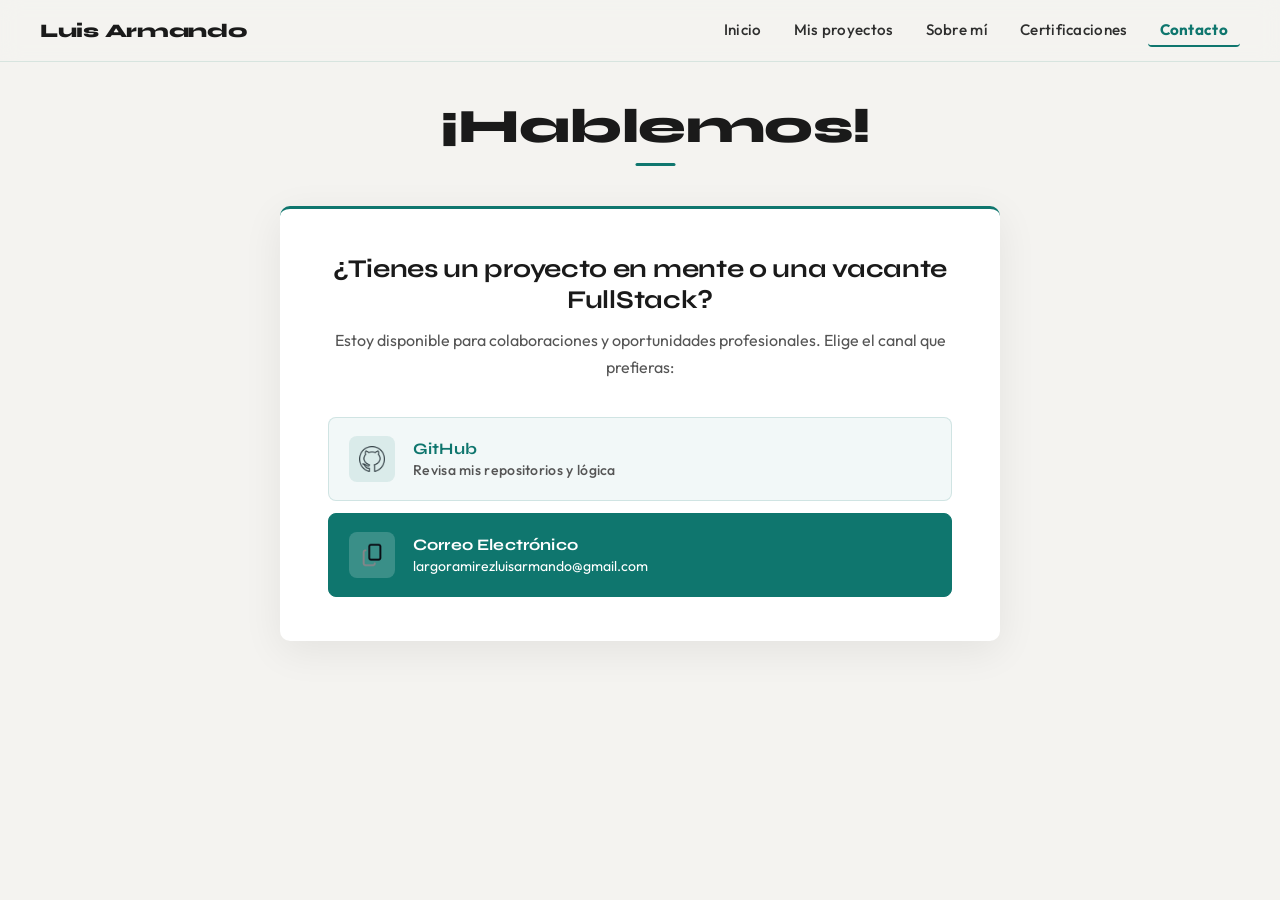
<file: pages/contacto.html>
<!doctype html>
<html lang="es">
  <head>
    <meta charset="UTF-8" />
    <meta name="viewport" content="width=device-width, initial-scale=1.0" />
    <link rel="stylesheet" href="../css/navbar.css?v=4" />
    <link rel="stylesheet" href="../css/global.css?v=4" />
    <link rel="stylesheet" href="../css/contacto.css?v=4" />
    <link
      rel="icon"
      type="image/png"
      sizes="32x32"
      href="../assets/Foto_Mia.jpg"
    />
    <title>Contacto - Luis Armando</title>
  </head>
  <body>
    <!-- NAVBAR -->
    <header>
      <nav>
        <a href="../index.html" class="logo-nav">
          <p>Luis Armando</p>
        </a>

        <button
          class="nav-toggle"
          id="navToggle"
          aria-expanded="false"
          aria-controls="navMenu"
          aria-label="Abrir menú de navegación"
        >
          <span class="nav-toggle-bar"></span>
          <span class="nav-toggle-bar"></span>
          <span class="nav-toggle-bar"></span>
        </button>

        <ul id="navMenu">
          <li><a href="../index.html">Inicio</a></li>
          <li><a href="../index.html#proyectos">Mis proyectos</a></li>
          <li><a href="../pages/sobreMi.html">Sobre mí</a></li>
          <li><a href="../pages/certificaciones.html">Certificaciones</a></li>
          <li><a href="../pages/contacto.html">Contacto</a></li>
        </ul>
      </nav>
    </header>

    <section class="contacto-seccion">
      <p class="sobreMi-titulo">¡Hablemos!</p>

      <div class="container-contacto-minimal">
        <div class="card-contacto-directo">
          <div class="header-contacto">
            <h3>¿Tienes un proyecto en mente o una vacante FullStack?</h3>
            <p>
              Estoy disponible para colaboraciones y oportunidades
              profesionales. Elige el canal que prefieras:
            </p>
          </div>

          <div class="grid-enlaces">
            <a
              href="https://github.com/luislr220"
              target="_blank"
              class="enlace-card"
            >
              <div class="icon-container">
                <img src="../assets/icon-github.png" alt="icon-github" />
              </div>
              <div class="enlace-texto">
                <span>GitHub</span>
                <p>Revisa mis repositorios y lógica</p>
              </div>
            </a>

            <div
              class="enlace-card principal"
              id="copyEmail"
              style="cursor: pointer"
            >
              <div class="icon-container">
                <img src="../assets/icon-copy.png" alt="icon-copy" />
              </div>
              <div class="enlace-texto">
                <span>Correo Electrónico</span>
                <p id="emailText">largoramirezluisarmando@gmail.com</p>
              </div>
            </div>
          </div>
        </div>
      </div>
    </section>

    <script src="../js/contacto.js"></script>
    <script src="../js/navbar.js?v=4"></script>
  </body>
</html>
</file>
<file: css/navbar.css>
header {
  position: sticky;
  top: 0;
  z-index: 100;
  background: rgba(244, 243, 240, 0.92);
  backdrop-filter: blur(10px);
  -webkit-backdrop-filter: blur(10px);
  border-bottom: 1px solid rgba(15, 118, 110, 0.12);
}

/* ── AJUSTE PARA LANDING PAGE DE UNA SOLA SECCIÓN ──
   Como el header es sticky y la navegación usa anclas (#inicio,
   #sobre-mi, #proyectos, #certificaciones, #contacto), sin esto el
   header taparía el inicio de cada sección al hacer scroll. */
#inicio,
#sobre-mi,
#proyectos,
#certificaciones,
#contacto {
  scroll-margin-top: 80px;
}

/* IMPORTANTE: estos estilos se limitan al header (header nav, header ul…).
   Antes eran selectores sueltos (nav, ul, li) y afectaban a CUALQUIER
   <nav>/<ul> del sitio, como las migas de pan. */
header nav {
  position: relative;
  display: flex;
  justify-content: space-between;
  align-items: center;
  max-width: 1300px;
  margin: 0 auto;
  padding: 14px 40px;
}

header ul {
  display: flex;
  flex-wrap: wrap;
  list-style: none;
  gap: 6px 8px;
  margin: 0;
  padding: 0;
  justify-content: flex-end;
}

header li {
  font-weight: 600;
}

/* Base global para enlaces (la usan cards, botones y demás del sitio) */
a {
  text-decoration: none;
  color: var(--text-main);
  font-size: 0.95rem;
  font-weight: 500;
  letter-spacing: 0.02em;
  transition: color 0.2s ease;
}

header ul li a {
  display: inline-block;
  padding: 6px 12px;
  border-radius: 4px;
  white-space: nowrap;
  transition:
    color 0.2s ease,
    background 0.2s ease;
}

header ul li a:hover {
  color: var(--accent);
  background: rgba(15, 118, 110, 0.06);
}

.logo-nav {
  font-family: "Syne", sans-serif;
  font-size: 1.2rem;
  font-weight: 800;
  letter-spacing: -0.3px;
  color: #1a1a1a;
  transition: color 0.2s ease;
}

.logo-nav p {
  margin: 0;
}

.logo-nav:hover {
  color: var(--accent);
}

/* ── BOTÓN HAMBURGUESA (oculto en escritorio) ── */
.nav-toggle {
  display: none;
  flex-direction: column;
  align-items: center;
  justify-content: center;
  gap: 5px;
  width: 44px;
  height: 44px;
  padding: 0;
  background: transparent;
  border: none;
  border-radius: 8px;
  cursor: pointer;
  -webkit-tap-highlight-color: transparent;
}

.nav-toggle:focus-visible {
  outline: 2px solid var(--accent);
  outline-offset: 2px;
}

.nav-toggle-bar {
  display: block;
  width: 22px;
  height: 2px;
  border-radius: 2px;
  background: var(--text-main);
  transition:
    transform 0.25s ease,
    opacity 0.2s ease;
}

/* ── NAVEGACIÓN MÓVIL ──
   El header queda en una sola fila (logo + hamburguesa) y el menú se
   despliega como panel debajo, con objetivos táctiles de 44px+.
   Se cierra al elegir un enlace, tocar fuera o pulsar Escape. */
@media (max-width: 860px) {
  header nav {
    padding: 8px 16px;
  }

  .nav-toggle {
    display: inline-flex;
  }

  header ul {
    position: absolute;
    top: 100%;
    left: 0;
    right: 0;
    flex-direction: column;
    align-items: stretch;
    justify-content: flex-start;
    gap: 2px;
    padding: 8px 12px 12px;
    background: rgba(244, 243, 240, 0.98);
    -webkit-backdrop-filter: blur(12px);
    backdrop-filter: blur(12px);
    border-bottom: 1px solid rgba(15, 118, 110, 0.12);
    box-shadow: 0 14px 30px rgba(0, 0, 0, 0.1);
    max-height: calc(100vh - 64px);
    overflow-y: auto;
    overscroll-behavior: contain;
    opacity: 0;
    visibility: hidden;
    transform: translateY(-8px);
    transition:
      opacity 0.22s ease,
      transform 0.22s ease,
      visibility 0.22s;
  }

  header.nav-open ul {
    opacity: 1;
    visibility: visible;
    transform: none;
  }

  header ul li a {
    display: block;
    padding: 12px 14px;
    font-size: 1rem;
    border-radius: 8px;
  }

  header ul li a:hover,
  header ul li a:focus-visible {
    background: rgba(15, 118, 110, 0.07);
  }

  /* La página actual se marca con fondo, no con línea inferior */
  header nav ul li a.active {
    border-bottom: none;
    background: rgba(15, 118, 110, 0.1);
  }

  /* Hamburguesa que se transforma en X */
  header.nav-open .nav-toggle-bar:nth-child(1) {
    transform: translateY(7px) rotate(45deg);
  }

  header.nav-open .nav-toggle-bar:nth-child(2) {
    opacity: 0;
  }

  header.nav-open .nav-toggle-bar:nth-child(3) {
    transform: translateY(-7px) rotate(-45deg);
  }
}

@media (prefers-reduced-motion: reduce) {
  .nav-toggle-bar {
    transition: none;
  }
}

@media (max-width: 860px) and (prefers-reduced-motion: reduce) {
  header ul {
    transition: none;
  }
}
</file>
<file: css/global.css>
@import url("https://fonts.googleapis.com/css2?family=Syne:wght@700;800&family=Outfit:wght@400;500;600&display=swap");

:root {
  --accent: #0f766e;
  --accent-dark: #115e59;
  --accent-dim: rgba(15, 118, 110, 0.18);
  --accent-glow: 0 0 18px rgba(15, 118, 110, 0.25);
  --dark-bg: #1c1f26;
  --text-main: #2e2e2e;
  --text-muted: #555;
}

html {
  scroll-behavior: smooth;
}

body {
  box-sizing: border-box;
  background: #f4f3f0;
  margin: 0;
  padding: 0;
  font-family: "Outfit", Arial, Helvetica, sans-serif;
  color: var(--text-main);
}

/* ESTILOS PARA LAS DEMOSTRACIONES DE LOS PROYECTOS */

.container-btn-volver {
  padding: 20px 0 20px 80px;
}

.container-btn-volver a {
  font-weight: 600;
}

/* ── MIGAS DE PAN (páginas internas con jerarquía) ──
   Se usan en las páginas de proyecto: Inicio › Proyectos › Nombre.
   Se presentan como un "chip" de navegación (mismo lenguaje visual que
   las tarjetas del sitio) para que se lea como componente y no como
   texto suelto. */
.migas {
  display: inline-flex;
  flex-direction: row; /* explícito: jamás en columna */
  justify-content: flex-start;
  align-items: center;
  gap: 7px;
  flex-wrap: nowrap; /* las migas NUNCA se parten: una sola línea siempre */
  overflow-x: auto; /* si no caben, el chip se desplaza horizontalmente */
  scrollbar-width: none;
  width: fit-content;
  max-width: calc(100% - 32px);
  margin: 20px 24px 20px 80px;
  padding: 9px 16px;
  background: white;
  border: 1px solid rgba(15, 118, 110, 0.16);
  border-left: 3px solid var(--accent);
  border-radius: 8px;
  box-shadow: 0 3px 12px rgba(0, 0, 0, 0.05);
  font-size: 0.85rem;
}

.migas::-webkit-scrollbar {
  display: none;
}

.migas a {
  font-size: inherit; /* hereda el tamaño del chip, no el global de navbar */
  color: var(--accent);
  font-weight: 600;
  padding: 2px 2px;
  border-radius: 4px;
  transition: color 0.2s ease;
}

.migas a:hover {
  color: var(--accent-dark);
  text-decoration: underline;
  text-underline-offset: 3px;
}

.migas-sep {
  color: #c2c9c7;
  font-size: 0.95em;
  user-select: none;
}

.migas-actual {
  color: var(--text-main);
  font-weight: 600;
}

@media (max-width: 768px) {
  .migas {
    margin: 18px 24px 16px 40px;
  }
}

@media (max-width: 600px) {
  .migas {
    margin: 14px 16px 12px 16px;
    padding-right: 20px;
    font-size: 0.8rem;
  }
}

/* ── BOTÓN FLOTANTE: volver arriba ──
   Se usa en index.html y en las páginas de proyecto (las que más
   scrollean). Queda oculto hasta superar el umbral de scroll. */
.btn-top {
  position: fixed;
  right: 22px;
  bottom: 22px;
  z-index: 90;
  width: 44px;
  height: 44px;
  border: none;
  border-radius: 50%;
  background: var(--accent);
  color: white;
  cursor: pointer;
  display: grid;
  place-items: center;
  box-shadow: 0 4px 14px rgba(15, 118, 110, 0.35);
  opacity: 0;
  visibility: hidden;
  transform: translateY(10px);
  transition:
    opacity 0.25s ease,
    transform 0.25s ease,
    background 0.2s ease,
    visibility 0.25s;
}

.btn-top--visible {
  opacity: 1;
  visibility: visible;
  transform: none;
}

.btn-top:hover {
  background: var(--accent-dark);
  box-shadow: 0 6px 18px rgba(15, 118, 110, 0.4);
}

.btn-top svg {
  width: 20px;
  height: 20px;
}

@media (max-width: 480px) {
  .btn-top {
    right: 14px;
    bottom: 14px;
    width: 40px;
    height: 40px;
  }
}

@media (prefers-reduced-motion: reduce) {
  .btn-top {
    transform: none;
    transition:
      opacity 0.2s ease,
      background 0.2s ease,
      visibility 0.2s;
  }
}

.contenedor-video {
  position: relative;
  max-width: 1300px;
  margin: auto;
  overflow: hidden;
  border-radius: 12px;
  margin-bottom: 50px;
}

#video {
  width: 100%;
  aspect-ratio: 16 / 9;
  background-color: #eee;
}

.descripcion-proyecto {
  font-size: 1.1rem;
  line-height: 1.75;
  margin: 0 0 16px;
  color: #3d3d3d;
  max-width: 72ch;
}

.container-descripcion {
  padding: 20px 80px 36px;
  width: 65%;
  border-left: 3px solid var(--accent-dim);
  margin-left: 80px;
  padding-left: 28px;
}

.container-demostracion {
  padding-left: 80px;
}

.titulo-proyecto {
  font-size: 3rem;
  font-weight: 800;
  font-family: "Syne", sans-serif;
  margin: 0;
  letter-spacing: -0.5px;
}

.titulo-caro_gale {
  font-family: "Syne", sans-serif;
  font-size: 1.3rem;
  font-weight: 700;
  letter-spacing: -0.2px;
  color: var(--text-main);
  padding-left: 0;
  margin: 32px 0 16px;
  display: flex;
  align-items: center;
  gap: 10px;
}

.titulo-caro_gale::before {
  content: "";
  display: inline-block;
  width: 4px;
  height: 1.1em;
  background: var(--accent);
  border-radius: 2px;
  flex-shrink: 0;
}

.tecnologias {
  display: flex;
  flex-wrap: wrap;
  gap: 15px;
  max-width: 1300px;
  margin: auto;
  margin-bottom: 40px;
}

.tag {
  border: 1px solid rgba(15, 118, 110, 0.25);
  padding: 8px 14px;
  border-radius: 6px;
  box-shadow: 0 0 10px -2px rgba(15, 118, 110, 0.2);
  color: var(--accent);
  transition:
    box-shadow 0.2s ease,
    color 0.2s ease;
  font-weight: 600;
  font-size: 0.875rem;
  background: white;
  letter-spacing: 0.02em;
}

.tag:hover {
  color: var(--accent-dark);
  box-shadow: 0 0 16px -2px rgba(15, 118, 110, 0.35);
}

.link-proyecto {
  font-weight: bold;
  color: var(--accent);
  text-decoration: underline;
  transition: color ease 0.2s;
}

.link-proyecto:hover {
  color: rgb(13, 148, 136);
}

header ul li a.active {
  color: var(--accent);
  font-weight: bold;
  border-bottom: 2px solid var(--accent);
}

.btn-link {
  background-image: linear-gradient(
    to right,
    #ffffff 30%,
    #0f766e 50%,
    #ffffff 70%
  );
  background-size: 200% auto;
  -webkit-background-clip: text;
  background-clip: text;
  color: transparent;
  font-weight: 700;
  letter-spacing: 0.03em;
  animation: brillo 3s linear infinite;
}

.btn-link:hover {
  color: white;
}

@keyframes brillo {
  0% {
    background-position: 200% center;
  }
  100% {
    background-position: -200% center;
  }
}

/* ── RESPONSIVE ── */

@media (max-width: 768px) {
  .container-descripcion {
    padding-left: 40px;
    width: 80%;
  }
  .container-demostracion {
    padding-left: 40px;
  }
  .container-btn-volver {
    padding-left: 40px;
  }
  .titulo-proyecto {
    font-size: 2.4rem;
  }
  .descripcion-proyecto {
    font-size: 1.25rem;
  }
  .titulo-caro_gale {
    padding-left: 20px;
    margin: 20px 0;
  }
}

@media (max-width: 600px) {
  .container-descripcion {
    padding: 0 16px;
    width: auto;
    box-sizing: border-box;
  }
  .container-demostracion {
    padding: 0 16px;
    box-sizing: border-box;
  }
  .container-btn-volver {
    padding: 16px 0 16px 16px;
  }
  .titulo-proyecto {
    font-size: 2rem;
  }
  .descripcion-proyecto {
    font-size: 1.1rem;
  }
  .titulo-caro_gale {
    font-size: 1.25rem;
    padding-left: 0;
    margin: 20px 0 12px;
  }
  .contenedor-video {
    border-radius: 8px;
    margin-bottom: 32px;
  }
  .tecnologias {
    gap: 10px;
  }
}

@media (max-width: 480px) {
  .titulo-proyecto {
    font-size: 1.75rem;
  }
  .descripcion-proyecto {
    font-size: 1rem;
  }
  .titulo-caro_gale {
    font-size: 1.1rem;
  }
  .tag {
    font-size: 0.82rem;
    padding: 7px 10px;
  }

  .container-descripcion {
    margin-left: 30px;
  }
}

/* ── REVEAL AL HACER SCROLL ──
   Se usa en index.html (secciones y cards generadas por JS).
   El contenido es visible siempre; si no hay JS o el usuario
   prefiere menos movimiento, se muestra sin animación. */
.reveal {
  opacity: 0;
  transform: translateY(20px);
  transition:
    opacity 0.55s ease,
    transform 0.6s cubic-bezier(0.22, 1, 0.36, 1);
  transition-delay: var(--reveal-delay, 0ms);
}

.reveal.is-visible {
  opacity: 1;
  transform: none;
}

@media (prefers-reduced-motion: reduce) {
  .reveal {
    opacity: 1;
    transform: none;
    transition: none;
  }
}
</file>
<file: css/contacto.css>
.contacto-seccion {
  padding-bottom: 60px;
}

.sobreMi-titulo {
  font-family: "Syne", sans-serif;
  text-align: center;
  font-size: 3rem;
  font-weight: 800;
  letter-spacing: -0.5px;
  color: #1a1a1a;
  margin: 36px 15px 0;
  position: relative;
  display: inline-block;
  left: 50%;
  transform: translateX(-50%);
}

.sobreMi-titulo::after {
  content: "";
  display: block;
  width: 40px;
  height: 3px;
  background: var(--accent);
  border-radius: 2px;
  margin: 8px auto 0;
}

.container-contacto-minimal {
  max-width: 720px;
  margin: 40px auto;
  padding: 0 20px;
}

.card-contacto-directo {
  background: white;
  border-radius: 10px;
  border-top: 3px solid var(--accent);
  padding: 44px 48px;
  box-shadow: 0 10px 40px rgba(0, 0, 0, 0.07);
  text-align: center;
}

.header-contacto h3 {
  font-family: "Syne", sans-serif;
  font-size: 1.6rem;
  font-weight: 700;
  letter-spacing: -0.3px;
  color: #1a1a1a;
  margin: 0 0 12px;
}

.header-contacto p {
  color: var(--text-muted);
  font-size: 1rem;
  line-height: 1.7;
  margin: 0 0 36px;
}

.grid-enlaces {
  display: flex;
  flex-direction: column;
  gap: 12px;
}

.enlace-card {
  display: flex;
  align-items: center;
  padding: 18px 20px;
  background: #f2f8f8;
  border: 1px solid rgba(15, 118, 110, 0.15);
  border-radius: 8px;
  text-decoration: none;
  transition:
    transform 0.2s ease,
    border-color 0.2s ease,
    box-shadow 0.2s ease,
    background 0.2s ease;
  text-align: left;
}

.enlace-card:hover {
  transform: translateY(-2px);
  border-color: var(--accent);
  background: white;
  box-shadow: 0 6px 20px rgba(15, 118, 110, 0.12);
}

.enlace-card.principal {
  background: var(--accent);
  border-color: var(--accent);
}

.enlace-card.principal:hover {
  background: var(--accent-dark);
  border-color: var(--accent-dark);
  box-shadow: 0 6px 20px rgba(15, 118, 110, 0.3);
}

.enlace-card.principal .enlace-texto span,
.enlace-card.principal .enlace-texto p {
  color: white;
}

.icon-container {
  margin-right: 18px;
  background: rgba(15, 118, 110, 0.1);
  width: 46px;
  height: 46px;
  flex-shrink: 0;
  display: flex;
  align-items: center;
  justify-content: center;
  border-radius: 8px;
  color: var(--accent);
  transition: background 0.2s ease;
}

.icon-container img {
  width: 26px;
  height: 26px;
}

.enlace-card.principal .icon-container {
  background: rgba(255, 255, 255, 0.18);
}

.enlace-texto span {
  display: block;
  font-family: "Syne", sans-serif;
  font-size: 1rem;
  font-weight: 700;
  color: var(--accent);
  letter-spacing: 0.01em;
}

.enlace-texto p {
  margin: 3px 0 0;
  font-size: 0.88rem;
  color: var(--text-muted);
  line-height: 1.4;
}

/* ── RESPONSIVE ── */

@media (max-width: 600px) {
  .card-contacto-directo {
    padding: 30px 24px;
    border-radius: 8px;
  }
  .header-contacto h3 {
    font-size: 1.35rem;
  }
  .header-contacto p {
    font-size: 0.95rem;
    margin-bottom: 24px;
  }
  .sobreMi-titulo {
    font-size: 2.2rem;
  }
}

@media (max-width: 480px) {
  .container-contacto-minimal {
    padding: 0 12px;
    margin: 24px auto;
  }
  .card-contacto-directo {
    padding: 24px 16px;
  }
  .header-contacto h3 {
    font-size: 1.2rem;
  }
  .enlace-card {
    padding: 14px 16px;
  }
  .enlace-texto p {
    font-size: 0.78rem;
    word-break: break-all;
  }
  .enlace-texto span {
    font-size: 0.95rem;
  }
  .icon-container {
    width: 40px;
    height: 40px;
    margin-right: 14px;
    border-radius: 6px;
  }
  .icon-container img {
    width: 22px;
    height: 22px;
  }
  .sobreMi-titulo {
    font-size: 1.9rem;
  }
}
</file>
